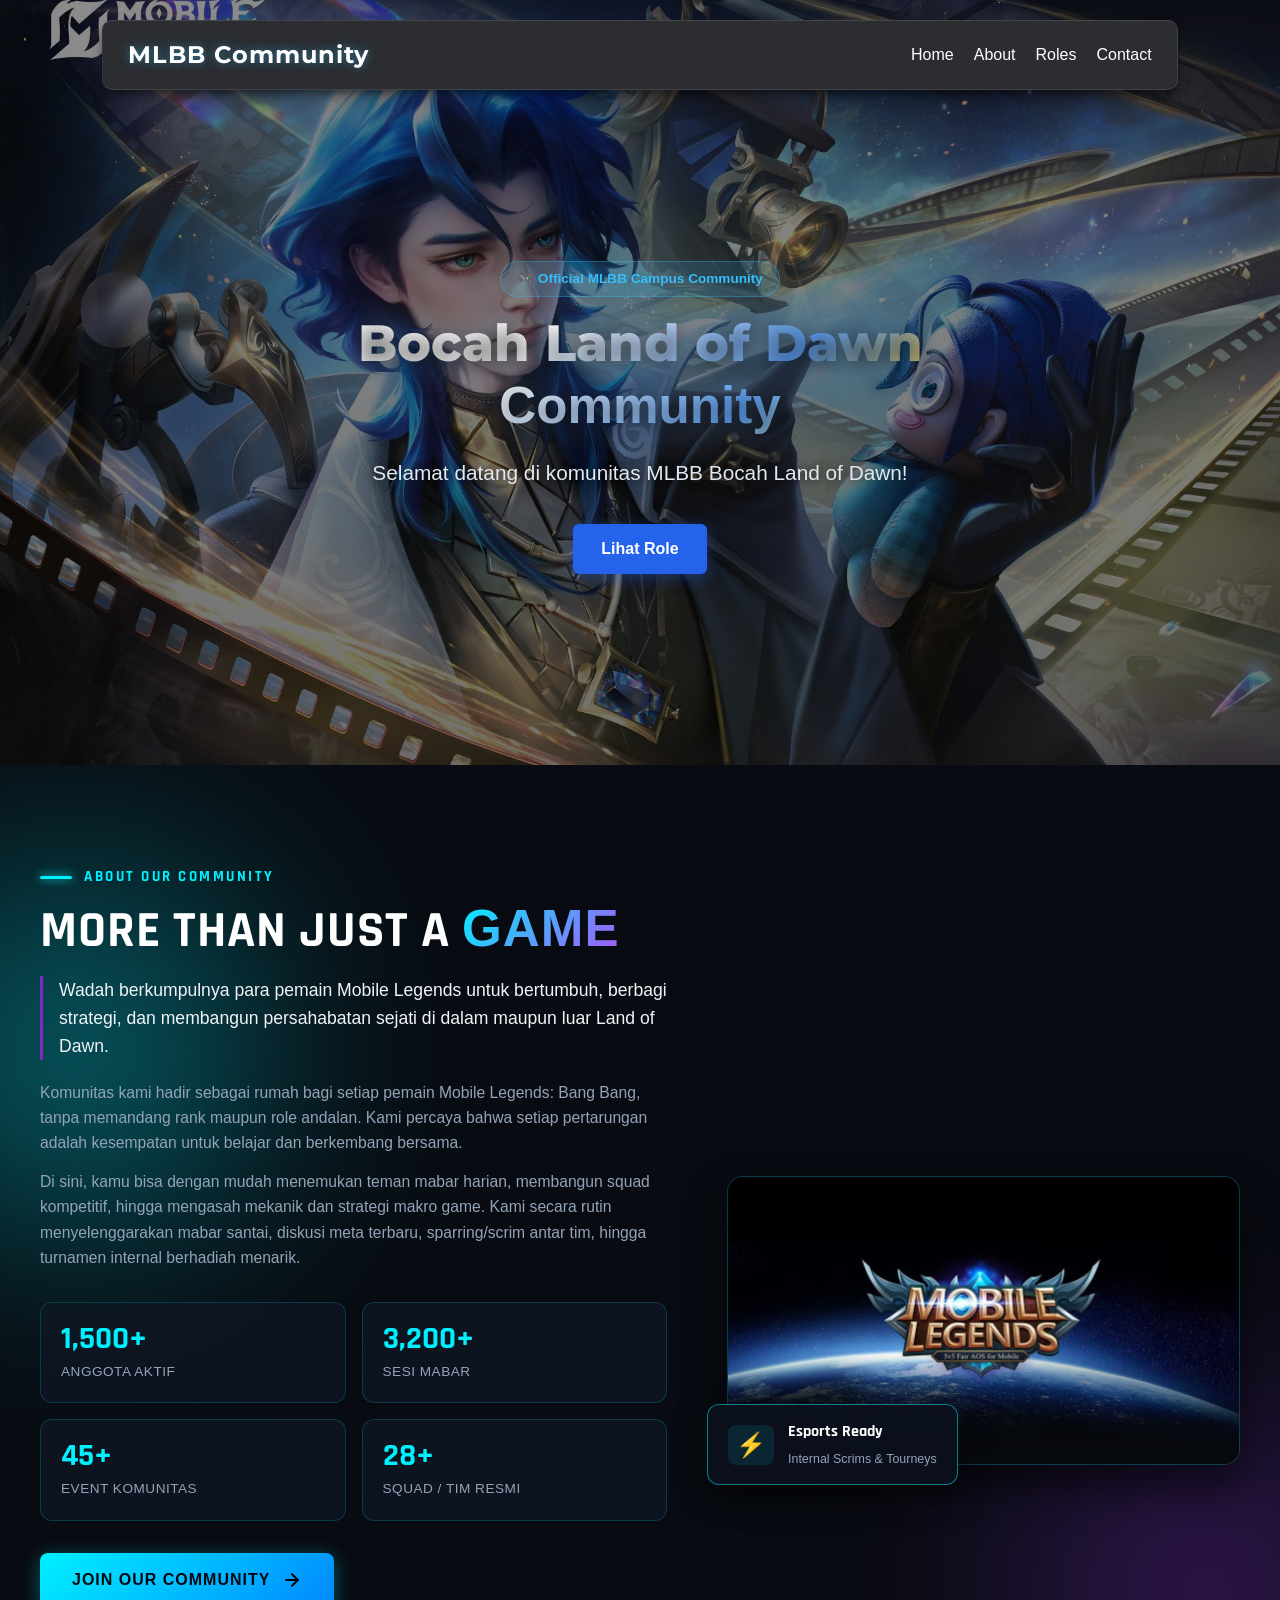
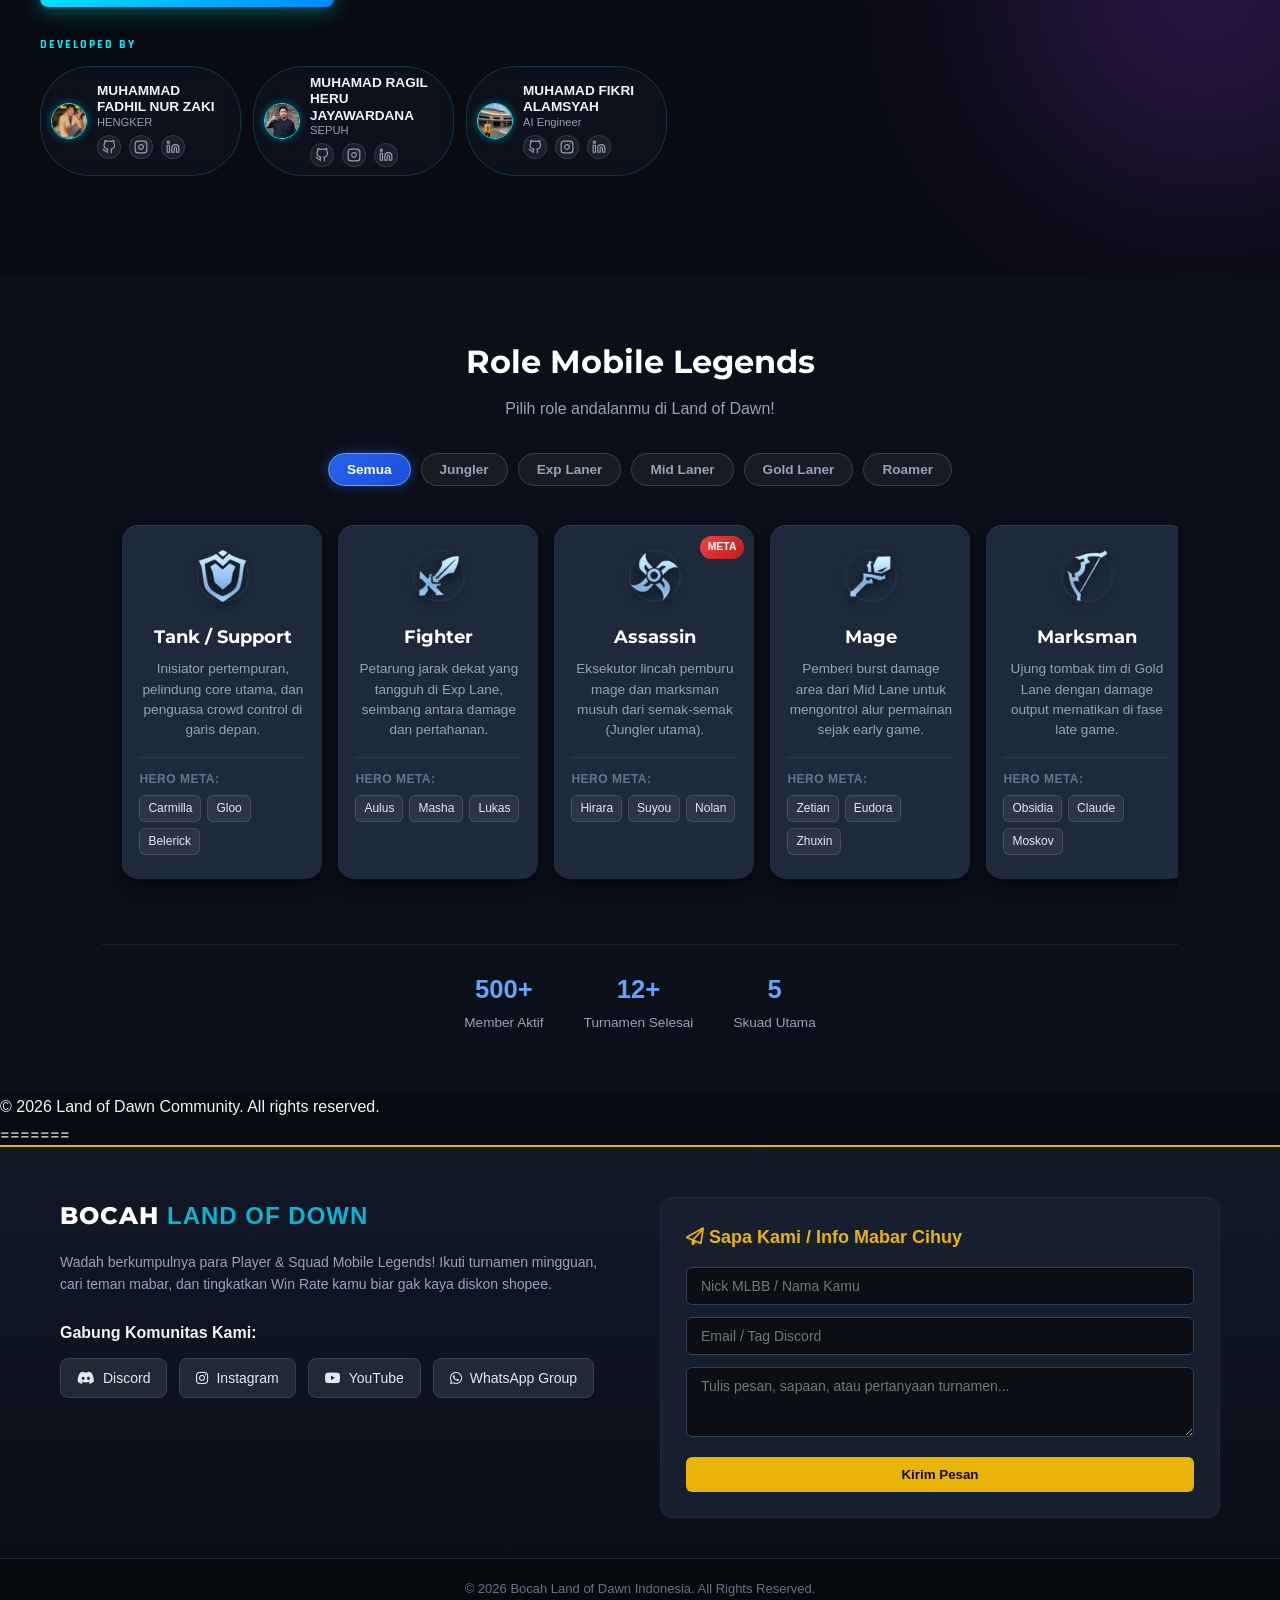
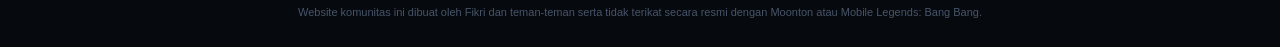
<file: index.html>
<!DOCTYPE html>
<html lang="id">
<head>
    <meta charset="UTF-8">
    <meta name="viewport" content="width=device-width, initial-scale=1.0">
    <title>Land of Dawn Community</title>
    <!-- Google Fonts (Poppins & Montserrat) -->
    <link rel="preconnect" href="https://fonts.googleapis.com">
    <link rel="preconnect" href="https://fonts.gstatic.com" crossorigin>
    <link href="https://fonts.googleapis.com/css2?family=Montserrat:wght@700;800&family=Poppins:wght@400;500;600;700&display=swap" rel="stylesheet">
    <link rel="stylesheet" href="style.css">
</head>
<body>

    <!-- SECTION 1: HERO & NAVBAR (Tugas Kamu) -->
    <header class="hero-section">
        <nav class="navbar navbar-timbul">
            <div class="logo">MLBB Community</div>
            <ul class="nav-links">
                <li><a href="#home">Home</a></li>
                <li><a href="#about">About</a></li>
                <li><a href="#roles">Roles</a></li>
                <li><a href="#contact">Contact</a></li>
            </ul>
        </nav>
        <div class="hero-content">
            <span class="badge">🎮 Official MLBB Campus Community</span>
            <h1 class="hero-title">
    Bocah Land of Dawn <br>
    <span class="highlight-text">Community</span>
  </h1>
            <p class="hero-subtitle">Selamat datang di komunitas MLBB Bocah Land of Dawn!</p>
            <a href="#roles" class="btn">Lihat Role</a>
        </div>
    </header>

    <!-- SECTION 2: ABOUT (Tugas Teman 2) -->
    <section id="about" class="section">
        <!-- Nanti diisi Teman 2 -->
         <!DOCTYPE html>
<html lang="id">
<head>
  <meta charset="UTF-8">
  <meta name="viewport" content="width=device-width, initial-scale=1.0">
  <title>MLBB Community - About Us</title>
  
  <!-- Font Google: Rajdhani untuk Heading Esports & Plus Jakarta Sans untuk Body -->
  <link rel="preconnect" href="https://fonts.googleapis.com">
  <link rel="preconnect" href="https://fonts.gstatic.com" crossorigin>
  <link href="https://fonts.googleapis.com/css2?family=Plus+Jakarta+Sans:wght@400;500;600;700&family=Rajdhani:wght@600;700&display=swap" rel="stylesheet">
  
  <link rel="stylesheet" href="style.css">
</head>
<body>

  <!-- ==================== SECTION ABOUT US ==================== -->
  <section id="about" class="ml-about">
    <!-- Elemen Dekoratif Glowing Background -->
    <div class="ml-about__glow ml-about__glow--blue" aria-hidden="true"></div>
    <div class="ml-about__glow ml-about__glow--purple" aria-hidden="true"></div>

    <div class="ml-about__container">
      <div class="ml-about__grid">
        
        <!-- Kolom Kiri: Teks & Statistik -->
        <div class="ml-about__content ml-animate">
          
          <!-- Label Section -->
          <div class="ml-about__label-wrapper">
            <span class="ml-about__accent-line"></span>
            <span class="ml-about__label">ABOUT OUR COMMUNITY</span>
          </div>

          <!-- Judul Utama -->
          <h2 class="ml-about__title">
            MORE THAN JUST A <span class="ml-about__title-gradient">GAME</span>
          </h2>
          
          <!-- Subjudul -->
          <p class="ml-about__subtitle">
            Wadah berkumpulnya para pemain Mobile Legends untuk bertumbuh, berbagi strategi, dan membangun persahabatan sejati di dalam maupun luar Land of Dawn.
          </p>

          <!-- Deskripsi Komunitas -->
          <div class="ml-about__description">
            <p>
              Komunitas kami hadir sebagai rumah bagi setiap pemain Mobile Legends: Bang Bang, tanpa memandang rank maupun role andalan. Kami percaya bahwa setiap pertarungan adalah kesempatan untuk belajar dan berkembang bersama.
            </p>
            <p>
              Di sini, kamu bisa dengan mudah menemukan teman mabar harian, membangun squad kompetitif, hingga mengasah mekanik dan strategi makro game. Kami secara rutin menyelenggarakan mabar santai, diskusi meta terbaru, sparring/scrim antar tim, hingga turnamen internal berhadiah menarik.
            </p>
          </div>

          <!-- Statistik Komunitas -->
          <!-- CATATAN PENGENBANG: Angka dan teks di bawah ini adalah DATA DUMMY. Silakan ganti dengan statistik riil komunitas Anda. -->
          <div class="ml-about__stats">
            <div class="ml-about__stat-card">
              <div class="ml-about__stat-number">1,500+</div>
              <div class="ml-about__stat-label">Anggota Aktif</div>
            </div>
            <div class="ml-about__stat-card">
              <div class="ml-about__stat-number">3,200+</div>
              <div class="ml-about__stat-label">Sesi Mabar</div>
            </div>
            <div class="ml-about__stat-card">
              <div class="ml-about__stat-number">45+</div>
              <div class="ml-about__stat-label">Event Komunitas</div>
            </div>
            <div class="ml-about__stat-card">
              <div class="ml-about__stat-number">28+</div>
              <div class="ml-about__stat-label">Squad / Tim Resmi</div>
            </div>
          </div>

          <!-- Call To Action (CTA) -->
          <div class="ml-about__cta">
            <!-- Ganti href="#join" dengan link WhatsApp, Discord, atau Form Pendaftaran Anda -->
            <a href="#join" class="ml-about__btn">
              <span>JOIN OUR COMMUNITY</span>
              <svg width="20" height="20" viewBox="0 0 24 24" fill="none" stroke="currentColor" stroke-width="2.5" stroke-linecap="round" stroke-linejoin="round">
                <line x1="5" y1="12" x2="19" y2="12"></line>
                <polyline points="12 5 19 12 12 19"></polyline>
              </svg>
            </a>
          </div>
          <!-- Credit 3 Developer -->
            <div class="ml-about__team">
            <span class="ml-about__team-label">DEVELOPED BY</span>
            <div class="ml-about__team-grid">

                <!-- Developer 1 -->
               <div class="ml-about__author">
                  <img src="foto/dev1.jpg" alt="Foto Dev 1" class="ml-about__author-img">
                  <div class="ml-about__author-info">
                    <strong class="ml-about__author-name">MUHAMMAD FADHIL NUR ZAKI</strong>
                    <span class="ml-about__author-role">HENGKER</span>
                    <!-- Ikon Sosial Media -->
                    <div class="ml-about__author-socials">
                      <!-- GitHub -->
                      <a href="https://github.com/Zakizakk" target="_blank" rel="noopener noreferrer" title="GitHub" class="ml-about__social-link">
                        <svg width="14" height="14" viewBox="0 0 24 24" fill="none" stroke="currentColor" stroke-width="2" stroke-linecap="round" stroke-linejoin="round">
                          <path d="M9 19c-5 1.5-5-2.5-7-3m14 6v-3.87a3.37 3.37 0 0 0-.94-2.61c3.14-.35 6.44-1.54 6.44-7A5.44 5.44 0 0 0 20 4.77 5.07 5.07 0 0 0 19.91 1S18.73.65 16 2.48a13.38 13.38 0 0 0-7 0C6.27.65 5.09 1 5.09 1A5.07 5.07 0 0 0 5 4.77a5.44 5.44 0 0 0-1.5 3.78c0 5.42 3.3 6.61 6.44 7A3.37 3.37 0 0 0 9 18.13V22"></path>
                        </svg>
                      </a>
                      <!-- Instagram -->
                      <a href="https://www.instagram.com/fadhil_nzk?vrfl=YnlnaWh5eHZucHJ5" target="_blank" rel="noopener noreferrer" title="Instagram" class="ml-about__social-link">
                        <svg width="14" height="14" viewBox="0 0 24 24" fill="none" stroke="currentColor" stroke-width="2" stroke-linecap="round" stroke-linejoin="round">
                          <rect x="2" y="2" width="20" height="20" rx="5" ry="5"></rect>
                          <path d="M16 11.37A4 4 0 1 1 12.63 8 4 4 0 0 1 16 11.37z"></path>
                          <line x1="17.5" y1="6.5" x2="17.51" y2="6.5"></line>
                        </svg>
                      </a>
                      <!-- LinkedIn -->
                      <a href="https://www.linkedin.com/in/muhammad-fadhil-nur-zaki-a374b1425?utm_source=share_via&utm_content=profile&utm_medium=member_android" target="_blank" rel="noopener noreferrer" title="LinkedIn" class="ml-about__social-link">
                        <svg width="14" height="14" viewBox="0 0 24 24" fill="none" stroke="currentColor" stroke-width="2" stroke-linecap="round" stroke-linejoin="round">
                          <path d="M16 8a6 6 0 0 1 6 6v7h-4v-7a2 2 0 0 0-2-2 2 2 0 0 0-2 2v7h-4v-7a6 6 0 0 1 6-6z"></path>
                          <rect x="2" y="9" width="4" height="12"></rect>
                          <circle cx="4" cy="4" r="2"></circle>
                        </svg>
                      </a>
                    </div>
                  </div>
                </div>

                <!-- Developer 2 -->
                <div class="ml-about__author">
                  <img src="foto/dev2.jpg" alt="Foto Dev 2" class="ml-about__author-img">
                  <div class="ml-about__author-info">
                      <strong class="ml-about__author-name">MUHAMAD RAGIL HERU JAYAWARDANA</strong>
                      <span class="ml-about__author-role">SEPUH</span>
                      <!-- Ikon Sosial Media -->
                    <div class="ml-about__author-socials">
                      <!-- GitHub -->
                      <a href="https://github.com/Muraru14" target="_blank" rel="noopener noreferrer" title="GitHub" class="ml-about__social-link">
                        <svg width="14" height="14" viewBox="0 0 24 24" fill="none" stroke="currentColor" stroke-width="2" stroke-linecap="round" stroke-linejoin="round">
                          <path d="M9 19c-5 1.5-5-2.5-7-3m14 6v-3.87a3.37 3.37 0 0 0-.94-2.61c3.14-.35 6.44-1.54 6.44-7A5.44 5.44 0 0 0 20 4.77 5.07 5.07 0 0 0 19.91 1S18.73.65 16 2.48a13.38 13.38 0 0 0-7 0C6.27.65 5.09 1 5.09 1A5.07 5.07 0 0 0 5 4.77a5.44 5.44 0 0 0-1.5 3.78c0 5.42 3.3 6.61 6.44 7A3.37 3.37 0 0 0 9 18.13V22"></path>
                        </svg>
                      </a>
                      <!-- Instagram -->
                      <a href=" https://www.instagram.com/ohmygillzz?obrf=MWMxbHpxNzVvamJ2Mg==" target="_blank" rel="noopener noreferrer" title="Instagram" class="ml-about__social-link">
                        <svg width="14" height="14" viewBox="0 0 24 24" fill="none" stroke="currentColor" stroke-width="2" stroke-linecap="round" stroke-linejoin="round">
                          <rect x="2" y="2" width="20" height="20" rx="5" ry="5"></rect>
                          <path d="M16 11.37A4 4 0 1 1 12.63 8 4 4 0 0 1 16 11.37z"></path>
                          <line x1="17.5" y1="6.5" x2="17.51" y2="6.5"></line>
                        </svg>
                      </a>
                      <!-- LinkedIn -->
                      <a href=" https://www.linkedin.com/in/muhamad-ragil-heru-jayawardana-193401423?utm_source=share_via&utm_content=profile&utm_medium=member_android" target="_blank" rel="noopener noreferrer" title="LinkedIn" class="ml-about__social-link">
                        <svg width="14" height="14" viewBox="0 0 24 24" fill="none" stroke="currentColor" stroke-width="2" stroke-linecap="round" stroke-linejoin="round">
                          <path d="M16 8a6 6 0 0 1 6 6v7h-4v-7a2 2 0 0 0-2-2 2 2 0 0 0-2 2v7h-4v-7a6 6 0 0 1 6-6z"></path>
                          <rect x="2" y="9" width="4" height="12"></rect>
                          <circle cx="4" cy="4" r="2"></circle>
                        </svg>
                      </a>
                    </div>
                  </div>
                </div>

                <!-- Developer 3 -->
                <div class="ml-about__author">
                  <img src="foto/dev3.jpg" alt="Foto Dev 3" class="ml-about__author-img">
                  <div class="ml-about__author-info">
                      <strong class="ml-about__author-name">MUHAMAD FIKRI ALAMSYAH</strong>
                      <span class="ml-about__author-role">AI Engineer</span>
                      <!-- Ikon Sosial Media -->
                    <div class="ml-about__author-socials">
                      <!-- GitHub -->
                      <a href="https://github.com/babikriukkkk" target="_blank" rel="noopener noreferrer" title="GitHub" class="ml-about__social-link">
                        <svg width="14" height="14" viewBox="0 0 24 24" fill="none" stroke="currentColor" stroke-width="2" stroke-linecap="round" stroke-linejoin="round">
                          <path d="M9 19c-5 1.5-5-2.5-7-3m14 6v-3.87a3.37 3.37 0 0 0-.94-2.61c3.14-.35 6.44-1.54 6.44-7A5.44 5.44 0 0 0 20 4.77 5.07 5.07 0 0 0 19.91 1S18.73.65 16 2.48a13.38 13.38 0 0 0-7 0C6.27.65 5.09 1 5.09 1A5.07 5.07 0 0 0 5 4.77a5.44 5.44 0 0 0-1.5 3.78c0 5.42 3.3 6.61 6.44 7A3.37 3.37 0 0 0 9 18.13V22"></path>
                        </svg>
                      </a>
                      <!-- Instagram -->
                      <a href="https://www.instagram.com/alammm.f?srtk=bDNxdW9xM2NiYmE1" target="_blank" rel="noopener noreferrer" title="Instagram" class="ml-about__social-link">
                        <svg width="14" height="14" viewBox="0 0 24 24" fill="none" stroke="currentColor" stroke-width="2" stroke-linecap="round" stroke-linejoin="round">
                          <rect x="2" y="2" width="20" height="20" rx="5" ry="5"></rect>
                          <path d="M16 11.37A4 4 0 1 1 12.63 8 4 4 0 0 1 16 11.37z"></path>
                          <line x1="17.5" y1="6.5" x2="17.51" y2="6.5"></line>
                        </svg>
                      </a>
                      <!-- LinkedIn -->
                      <a href="https://www.linkedin.com/in/muhamad-fikri-alamsyah-17a15031b?utm_source=share_via&utm_content=profile&utm_medium=member_android" target="_blank" rel="noopener noreferrer" title="LinkedIn" class="ml-about__social-link">
                        <svg width="14" height="14" viewBox="0 0 24 24" fill="none" stroke="currentColor" stroke-width="2" stroke-linecap="round" stroke-linejoin="round">
                          <path d="M16 8a6 6 0 0 1 6 6v7h-4v-7a2 2 0 0 0-2-2 2 2 0 0 0-2 2v7h-4v-7a6 6 0 0 1 6-6z"></path>
                          <rect x="2" y="9" width="4" height="12"></rect>
                          <circle cx="4" cy="4" r="2"></circle>
                        </svg>
                      </a>
                    </div>
                  </div>
                </div>

            </div>
            </div>

        </div>

        <!-- Kolom Kanan: Visual & Ilustrasi Gaming -->
        <div class="ml-about__visual ml-animate">
          <div class="ml-about__image-wrapper">
            <div class="ml-about__image-frame">
              <!-- Sumber Gambar: Unsplash Esports/Gaming Setup Legal -->
              <img src="foto/mlbb.jpg" 
                   alt="Mobile Legends" 
                   class="ml-about__image" 
                   loading="lazy">
              <div class="ml-about__image-overlay"></div>
            </div>

            <!-- Floating Badge Ornamen -->
            <div class="ml-about__badge">
              <div class="ml-about__badge-icon">⚡</div>
              <div class="ml-about__badge-text">
                <strong>Esports Ready</strong>
                <span>Internal Scrims & Tourneys</span>
              </div>
            </div>
          </div>
        </div>

      </div>
    </div>
  </section>

  <script src="script.js"></script>
</body>
</html>
    </section>


   <!-- SECTION 3: MAIN CONTENT / ROLES (Tugas Kamu) -->
<!-- SECTION 3: MAIN CONTENT / ROLES -->
<section id="roles" class="section bg-light">
  <div class="container">
    
    <!-- Judul & Subtitle Section -->
    <h2 class="section-title">Role Mobile Legends</h2>
    <p class="section-subtitle">Pilih role andalanmu di Land of Dawn!</p>

    <!-- Filter Buttons -->
<div class="filter-container">
  <button class="filter-btn active" data-filter="all">Semua</button>
  <button class="filter-btn" data-filter="Jungler">Jungler</button>
  <button class="filter-btn" data-filter="Exp Laner">Exp Laner</button>
  <button class="filter-btn" data-filter="Mid Laner">Mid Laner</button>
  <button class="filter-btn" data-filter="Gold Laner">Gold Laner</button>
  <button class="filter-btn" data-filter="Roamer">Roamer</button>
</div>

    <!-- Grid Card Roles (Bisa Di-scroll ke Samping) -->
    <div class="roles-grid">
      
      <!-- 1. Tank / Support -->
      <div class="role-card content-card-timbul" data-category="Roamer">
        <div class="role-icon">
          <img src="iconroles/Tank_Icon.webp" alt="Tank Role">
        </div>
        <h3>Tank / Support</h3>
        <p>Inisiator pertempuran, pelindung core utama, dan penguasa crowd control di garis depan.</p>
        <div class="meta-heroes">
    <span>Hero META:</span>
    <div class="hero-tags">
      <span class="hero-tag">Carmilla</span>
      <span class="hero-tag">Gloo</span>
      <span class="hero-tag">Belerick</span>
    </div>
  </div>
      </div>

      <!-- 2. Fighter -->
      <div class="role-card content-card-timbul" data-category="Exp Laner">
        <div class="role-icon">
          <img src="iconroles/Fighter_Icon.webp" alt="Fighter Role">
        </div>
        <h3>Fighter</h3>
        <p>Petarung jarak dekat yang tangguh di Exp Lane, seimbang antara damage dan pertahanan.</p>
        <div class="meta-heroes">
    <span>Hero META:</span>
    <div class="hero-tags">
      <span class="hero-tag">Aulus</span>
      <span class="hero-tag">Masha</span>
      <span class="hero-tag">Lukas</span>
    </div>
  </div>
      </div>

      <!-- 3. Assassin -->
      <div class="role-card content-card-timbul" data-category="Jungler">
        <span class="role-badge">META</span>
        <div class="role-icon">
          <img src="iconroles/Assassin_Icon.webp" alt="Assassin Role">
        </div>
        <h3>Assassin</h3>
        <p>Eksekutor lincah pemburu mage dan marksman musuh dari semak-semak (Jungler utama).</p>
        <div class="meta-heroes">
    <span>Hero META:</span>
    <div class="hero-tags">
      <span class="hero-tag">Hirara</span>
      <span class="hero-tag">Suyou</span>
      <span class="hero-tag">Nolan</span>
    </div>
  </div>
      </div>

      <!-- 4. Mage -->
      <div class="role-card content-card-timbul" data-category="Mid Laner">
        <div class="role-icon">
          <img src="iconroles/Mage_Icon.webp" alt="Mage Role">
        </div>
        <h3>Mage</h3>
        <p>Pemberi burst damage area dari Mid Lane untuk mengontrol alur permainan sejak early game.</p>
        <div class="meta-heroes">
    <span>Hero META:</span>
    <div class="hero-tags">
      <span class="hero-tag">Zetian</span>
      <span class="hero-tag">Eudora</span>
      <span class="hero-tag">Zhuxin</span>
    </div>
  </div>
      </div>

      <!-- 5. Marksman -->
      <div class="role-card content-card-timbul" data-category="Gold Laner">
        <div class="role-icon">
          <img src="iconroles/Marksman_Icon.webp" alt="Marksman Role">
        </div>
        <h3>Marksman</h3>
        <p>Ujung tombak tim di Gold Lane dengan damage output mematikan di fase late game.</p>
        <div class="meta-heroes">
    <span>Hero META:</span>
    <div class="hero-tags">
      <span class="hero-tag">Obsidia</span>
      <span class="hero-tag">Claude</span>
      <span class="hero-tag">Moskov</span>
    </div>
  </div>
      </div>

    </div>

    <!-- Statistik Komunitas (Tambahan Opsional Biar Kelihatan Ramai) -->
    <div class="community-stats">
      <div class="stat-item">
        <h4>500+</h4>
        <p>Member Aktif</p>
      </div>
      <div class="stat-item">
        <h4>12+</h4>
        <p>Turnamen Selesai</p>
      </div>
      <div class="stat-item">
        <h4>5</h4>
        <p>Skuad Utama</p>
      </div>
    </div>

  </div>
</section>

    <!-- SECTION 4: CONTACT & FOOTER (Tugas Teman 2) -->
    <section id="contact" class="section">
        <!-- Nanti diisi Teman 2 -->
    </section>

    <footer>
        <p>&copy; 2026 Land of Dawn Community. All rights reserved.</p>
    </footer>

    <script>
    const filterBtns = document.querySelectorAll('.filter-btn');
    const roleCards = document.querySelectorAll('.role-card');

    filterBtns.forEach(btn => {
      btn.addEventListener('click', () => {
        // 1. Ubah class active pada tombol
        filterBtns.forEach(b => b.classList.remove('active'));
        btn.classList.add('active');

        // 2. Filter card berdasarkan data-category
        const filterValue = btn.getAttribute('data-filter');

        roleCards.forEach(card => {
          const cardCategory = card.getAttribute('data-category');
          
          // Memastikan pembandingan tidak masalah walau beda huruf besar/kecil
          if (
            filterValue === 'all' || 
            (cardCategory && cardCategory.trim().toLowerCase() === filterValue.trim().toLowerCase())
          ) {
            card.classList.remove('hide');
          } else {
            card.classList.add('hide');
          }
        });
      });
    });
  </script>

</body>
</html>
=======
<!DOCTYPE html>
<html lang="id">
<head>
  <meta charset="UTF-8">
  <meta name="viewport" content="width=device-width, initial-scale=1.0">
  <title>MLBB Community Footer</title>
  <!-- Import FontAwesome untuk Ikon Sosial Media -->
  <link rel="stylesheet" href="https://cdnjs.cloudflare.com/ajax/libs/font-awesome/6.4.0/css/all.min.css">
  <!-- Hubungkan File CSS Eksternal -->
  <link rel="stylesheet" href="style.css">
</head>
<body>

  <!-- Bagian Footer -->
  <footer class="mlbb-footer">
    <div class="footer-container">
      
      <!-- Kolom Kontak & Sosial Media -->
      <div class="footer-col brand-col">
        <h3>BOCAH <span>LAND OF DOWN</span></h3>
        <p class="community-desc">
          Wadah berkumpulnya para Player & Squad Mobile Legends! Ikuti turnamen mingguan, cari teman mabar, dan tingkatkan Win Rate kamu biar gak kaya diskon shopee.
        </p>
        
        <h4 class="social-title">Gabung Komunitas Kami:</h4>
        <div class="social-links">
          <a href="#" class="social-card"><i class="fab fa-discord"></i> Discord</a>
          <a href="#" class="social-card"><i class="fab fa-instagram"></i> Instagram</a>
          <a href="#" class="social-card"><i class="fab fa-youtube"></i> YouTube</a>
          <a href="#" class="social-card"><i class="fab fa-whatsapp"></i> WhatsApp Group</a>
        </div>
      </div>

      <!-- Kolom Form Sapaan / Pertanyaan -->
      <div class="footer-col form-col">
        <h4 class="form-title"><i class="far fa-paper-plane"></i> Sapa Kami / Info Mabar Cihuy</h4>
        <form class="footer-form" action="#" method="POST">
          <div class="input-group">
            <input type="text" placeholder="Nick MLBB / Nama Kamu" required>
          </div>
          <div class="input-group">
            <input type="text" placeholder="Email / Tag Discord" required>
          </div>
          <div class="input-group">
            <textarea rows="3" placeholder="Tulis pesan, sapaan, atau pertanyaan turnamen..." required></textarea>
          </div>
          <button type="submit" class="btn-submit">Kirim Pesan</button>
        </form>
      </div>

    </div>

    <!-- Bagian Paling Bawah (Bottom Bar) -->
    <div class="footer-bottom">
      <p>&copy; 2026 Bocah Land of Dawn Indonesia. All Rights Reserved.</p>
      <p class="disclaimer">
        Website komunitas ini dibuat oleh Fikri dan teman-teman serta tidak terikat secara resmi dengan Moonton atau Mobile Legends: Bang Bang.
      </p>
    </div>
  </footer>

</body>
</html>
</file>
<file: style.css>
html {
    scroll-behavior: smooth;
}

* {
    margin: 0;
    padding: 0;
    box-sizing: border-box;
}

body {
    font-family: 'Poppins', sans-serif;
    background-color: #ffffff;
    color: #0f172a;
    line-height: 1.6;
}

h1, h2, h3, .logo {
    font-family: 'Montserrat', sans-serif;
}

.hero-section {
    /* Menambahkan gambar background dengan lapisan overlay warna gelap */
    background: linear-gradient(rgba(0, 0, 0, 0.45), rgba(0, 0, 0, 0.55)), 
                url('MLBBHERO1.jpg');
    background-size: cover;
    background-position: center;
    background-repeat: no-repeat;
    color: #ffffff;
    padding: 20px 8%;
    min-height: 85vh;
    display: flex;
    flex-direction: column;
    justify-content: space-between;
}

.navbar {
    display: flex;
    justify-content: space-between;
    align-items: center;
}

.logo {
    font-size: 1.5rem;
    font-weight: bold;
    letter-spacing: 1px;
}

.nav-links {
    display: flex;
    list-style: none;
    gap: 20px;
}

.nav-links a {
    color: #ffffff;
    text-decoration: none;
    font-weight: 500;
}

.hero-content {
    text-align: center;
    margin: auto 0;
}

.hero-content h1 {
    font-size: 2.8rem;
    margin-bottom: 15px;
}

.hero-content p {
    font-size: 1.2rem;
    margin-bottom: 25px;
    color: #e2e8f0;
}

.btn {
    display: inline-block;
    background-color: #2563eb;
    color: #ffffff;
    padding: 12px 28px;
    text-decoration: none;
    border-radius: 6px;
    font-weight: bold;
}

/* 1. Efek Blur & Transparan pada Navbar (Glassmorphism) */
.navbar {
    background: rgba(15, 23, 42, 0.6);
    backdrop-filter: blur(10px);
    position: sticky;
    top: 0;
    z-index: 100;
    padding: 15px 25px;
    border-radius: 12px;
    border: 1px solid rgba(255, 255, 255, 0.1);
}

/* 2. Animasi Line Garis di Bawah Menu Navbar Saat Di-hover */
.nav-links a {
    position: relative;
    padding-bottom: 5px;
}

.nav-links a::after {
    content: '';
    position: absolute;
    width: 0;
    height: 2px;
    bottom: 0;
    left: 0;
    background-color: #38bdf8;
    transition: width 0.3s ease;
}

.nav-links a:hover::after {
    width: 100%;
}

/* 3. Efek Glowing pada Logo */
.logo {
    text-shadow: 0 0 10px rgba(56, 189, 248, 0.5);
}

/* 4. Efek Card Glowing & Hover Melayang pada Tombol Utama */
.btn {
    box-shadow: 0 4px 14px 0 rgba(37, 99, 235, 0.39);
    transition: all 0.3s ease !important;
}

.btn:hover {
    transform: translateY(-3px);
    box-shadow: 0 6px 20px 0 rgba(37, 99, 235, 0.6);
}

/* 5. Gradient Text khusus Judul Utama */
.hero-content h1 {
  color: #ffffff;
  text-shadow: 0 0 10px #00f0ff, 
               0 0 20px #00f0ff, 
               0 4px 8px rgba(0, 0, 0, 0.9);
}

.badge {
    background: rgba(56, 189, 248, 0.15);
    color: #38bdf8;
    padding: 6px 16px;
    border-radius: 20px;
    font-size: 0.85rem;
    font-weight: 600;
    border: 1px solid rgba(56, 189, 248, 0.3);
    display: inline-block;
    margin-bottom: 15px;
}

/* 1. Kerapihan Tata Letak Teks Hero */
.hero-content {
    max-width: 800px;
    margin: auto;
    padding: 20px 0;
}

/* 2. Efek Glowing Halus pada Judul Utama */
.hero-content h1 {
    font-size: 3.2rem;
    font-weight: 800;
    text-shadow: 0 4px 20px rgba(0, 0, 0, 0.6);
    margin-bottom: 20px;
}

/* 3. Penyesuaian Subtitle */
.hero-content p {
    font-size: 1.3rem;
    color: #e2e8f0;
    text-shadow: 0 2px 10px rgba(0, 0, 0, 0.7);
    margin-bottom: 35px;
}

/* 4. Efek Tombol Interaktif saat Di-hover */
.btn {
    transition: all 0.3s ease;
    box-shadow: 0 4px 15px rgba(37, 99, 235, 0.4);
}

.btn:hover {
  transform: translateY(-2px);
  box-shadow: 0 0 15px rgba(59, 130, 246, 0.6);
  transition: all 0.2s ease;
}

/* 5. Supaya Tampilan Tetap Rapi di Layar HP (Responsif) */
@media (max-width: 768px) {
    .navbar {
        flex-direction: column;
        gap: 15px;
    }
    
    .hero-content h1 {
        font-size: 2.2rem;
    }
    
    .hero-content p {
        font-size: 1rem;
    }
}

/* Efek Timbul untuk Navbar / Card */
.navbar-timbul {
  background-color: #2b2d31;
  border-radius: 10px;
  
  /* Garis tipis terang di atas untuk efek pantulan cahaya */
  border-top: 1px solid rgba(255, 255, 255, 0.12);
  border-left: 1px solid rgba(255, 255, 255, 0.04);
  
  /* Shadow untuk efek timbul/melayang */
  box-shadow: 
    0 4px 6px -1px rgba(0, 0, 0, 0.3),
    0 10px 15px -3px rgba(0, 0, 0, 0.4);
}

/* Styling Judul Utama Hero biar Tidak Polos */
.hero-title {
  font-size: 3.2rem;
  font-weight: 800;
  line-height: 1.2;
  margin-bottom: 16px;
  
  /* Efek Gradient Warna (Kuning Emas ke Biru Cyan / Putih) */
  background: linear-gradient(135deg, #ffffff 30%, #60a5fa 70%, #fbbf24 100%);
  -webkit-background-clip: text;
  -webkit-text-fill-color: transparent;
  
  /* Bayangan Cahaya (Glow Effect) */
  filter: drop-shadow(0 0 20px rgba(96, 165, 250, 0.4));
}

/* Subtitle Keterangan di Bawah Judul */
.hero-subtitle {
  font-size: 1.15rem;
  color: #cbd5e1;
  text-shadow: 0 2px 4px rgba(0, 0, 0, 0.8);
  margin-bottom: 24px;
}

/* Tombol Lihat Role biar Menyala Pas Di-hover */
.hero-btn {
  background: linear-gradient(135deg, #2563eb, #1d4ed8);
  color: #ffffff;
  font-weight: 600;
  padding: 12px 28px;
  border-radius: 8px;
  border: 1px solid rgba(255, 255, 255, 0.2);
  box-shadow: 0 4px 14px rgba(37, 99, 235, 0.4);
  transition: all 0.3s ease;
  cursor: pointer;
}

.hero-btn:hover {
  transform: translateY(-2px);
  box-shadow: 0 6px 20px rgba(37, 99, 235, 0.7);
  background: linear-gradient(135deg, #3b82f6, #2563eb);
}

/* ==================== SECTION 2: CONTACT & FOOTER ==================== */

/* ==================== SECTION 3: ROLES (FULL FIX) ==================== */
#roles.bg-light {
  background-color: #0b0f19 !important; /* Latar belakang dark mode */
  padding: 60px 8%;
}

.section-title {
  font-size: 2rem;
  font-weight: 700;
  text-align: center;
  margin-bottom: 8px;
  color: #ffffff;
}

.section-subtitle {
  text-align: center;
  color: #94a3b8;
  margin-bottom: 32px;
}

/* Horizontal Scroll Container */
.roles-grid {
  display: flex;
  justify-content: safe center; /* Mencegah card di ujung terpotong saat layar sempit */
  gap: 16px;
  overflow-x: auto;
  padding: 15px 20px 25px 20px; /* Memberi ruang di kiri, kanan, atas, dan bawah card */
  scroll-behavior: smooth;
  width: 100%;
  box-sizing: border-box;
}

/* Base Card Timbul */
.roles-grid .content-card-timbul {
  flex: 0 0 220px;
  background-color: #1e293b;
  border-radius: 16px;
  padding: 24px 16px;
  text-align: center;
  position: relative;
  border-top: 1px solid rgba(255, 255, 255, 0.1);
  border-left: 1px solid rgba(255, 255, 255, 0.04);
  box-shadow: 0 4px 6px -1px rgba(0, 0, 0, 0.3), 0 10px 15px -3px rgba(0, 0, 0, 0.4);
  transition: transform 0.3s ease, border-color 0.3s ease, box-shadow 0.3s ease;
}

/* Ukuran Gambar Ikon PNG */
.role-icon img {
  width: 52px;
  height: 52px;
  object-fit: contain;
  margin-bottom: 12px;
  filter: drop-shadow(0 4px 6px rgba(0, 0, 0, 0.6));
}

.role-card {
  flex: 0 0 200px; /* Ukuran dilepas sedikit jadi 200px biar lebih pas di layar */
  max-width: 200px;
  width: 100%;
  box-sizing: border-box;
}

.role-card h3 {
  font-size: 1.15rem;
  margin-bottom: 8px;
  color: #ffffff;
}

.role-card p {
  font-size: 0.85rem;
  color: #94a3b8;
  line-height: 1.5;
}

/* Badge META */
.role-badge {
  position: absolute;
  top: 10px;
  right: 10px;
  background: linear-gradient(135deg, #ef4444, #b91c1c);
  color: white;
  font-size: 0.65rem;
  font-weight: bold;
  padding: 3px 8px;
  border-radius: 20px;
  text-transform: uppercase;
}

/* Efek Glow Hover Khas Warna MLBB */
.role-card:nth-child(1):hover { transform: translateY(-6px); border-color: #10b981; box-shadow: 0 10px 25px rgba(16, 185, 129, 0.3); }
.role-card:nth-child(2):hover { transform: translateY(-6px); border-color: #ef4444; box-shadow: 0 10px 25px rgba(239, 68, 68, 0.3); }
.role-card:nth-child(3):hover { transform: translateY(-6px); border-color: #a855f7; box-shadow: 0 10px 25px rgba(168, 85, 247, 0.3); }
.role-card:nth-child(4):hover { transform: translateY(-6px); border-color: #06b6d4; box-shadow: 0 10px 25px rgba(6, 182, 212, 0.3); }
.role-card:nth-child(5):hover { transform: translateY(-6px); border-color: #eab308; box-shadow: 0 10px 25px rgba(234, 179, 8, 0.3); }

/* Scrollbar Custom */
.roles-grid::-webkit-scrollbar { height: 6px; }
.roles-grid::-webkit-scrollbar-track { background: rgba(255, 255, 255, 0.05); border-radius: 10px; }
.roles-grid::-webkit-scrollbar-thumb { background: #3b82f6; border-radius: 10px; }

/* Section Stats */
.community-stats {
  display: flex;
  justify-content: center;
  gap: 40px;
  margin-top: 40px;
  padding-top: 24px;
  border-top: 1px solid rgba(255, 255, 255, 0.08);
}
.stat-item { text-align: center; }
.stat-item h4 { font-size: 1.6rem; color: #60a5fa; margin-bottom: 2px; }
.stat-item p { font-size: 0.85rem; color: #94a3b8; }

/* Container Hero META di Card */
.meta-heroes {
  margin-top: 16px;
  padding-top: 12px;
  border-top: 1px solid rgba(255, 255, 255, 0.08);
  text-align: left;
}

.meta-heroes > span {
  display: block;
  font-size: 0.75rem;
  color: #64748b;
  margin-bottom: 6px;
  text-transform: uppercase;
  letter-spacing: 0.5px;
  font-weight: 600;
}

.hero-tags {
  display: flex;
  flex-wrap: wrap;
  gap: 6px;
}

.hero-tag {
  background: rgba(255, 255, 255, 0.06);
  border: 1px solid rgba(255, 255, 255, 0.12);
  color: #e2e8f0;
  font-size: 0.75rem;
  padding: 3px 8px;
  border-radius: 6px;
  transition: all 0.2s ease;
}

.hero-tag:hover {
  background: rgba(59, 130, 246, 0.2);
  border-color: #60a5fa;
  color: #60a5fa;
}

/* Container Tombol Filter */
.filter-container {
  display: flex;
  justify-content: center;
  gap: 10px;
  margin-bottom: 24px;
  flex-wrap: wrap;
}

/* Styling Dasar Tombol Filter */
.filter-btn {
  background: rgba(255, 255, 255, 0.05);
  border: 1px solid rgba(255, 255, 255, 0.15);
  color: #94a3b8;
  padding: 8px 18px;
  border-radius: 20px;
  font-size: 0.85rem;
  font-weight: 600;
  cursor: pointer;
  transition: all 0.3s ease;
}

.filter-btn:hover {
  background: rgba(59, 130, 246, 0.2);
  color: #ffffff;
  border-color: #3b82f6;
}

/* Tombol Aktif / Terpilih */
.filter-btn.active {
  background: linear-gradient(135deg, #2563eb, #1d4ed8);
  color: #ffffff;
  border-color: #60a5fa;
  box-shadow: 0 0 12px rgba(37, 99, 235, 0.5);
}

/* Class untuk Menyembunyikan Card saat Filter Aktif */
.role-card.hide {
  display: none !important;
}

/* ==========================================
   SECTION 4: CONTACT & FOOTER (Teman 2)
   ========================================== */

/* Reset & Dasar Warna */
* {
  margin: 0;
  padding: 0;
  box-sizing: border-box;
  font-family: 'Segoe UI', Tahoma, Geneva, Verdana, sans-serif;
}

body {
  background-color: #0b0e14;
  color: #e2e8f0;
}

/* Styling Footer */
.mlbb-footer {
  background: linear-gradient(180deg, #111827 0%, #080c14 100%);
  border-top: 2px solid #eab308;
  padding-top: 50px;
}

.footer-container {
  max-width: 1200px;
  margin: 0 auto;
  padding: 0 20px 40px 20px;
  display: grid;
  grid-template-columns: 1fr 1fr;
  gap: 40px;
}

/* Kolom 1: Profil & Medsos */
.brand-col h3 {
  font-size: 24px;
  font-weight: 800;
  letter-spacing: 1px;
  color: #fff;
  margin-bottom: 15px;
}

.brand-col h3 span {
  color: #06b6d4;
}

.community-desc {
  color: #94a3b8;
  font-size: 14px;
  line-height: 1.6;
  margin-bottom: 25px;
}

.social-title {
  font-size: 16px;
  color: #f3f4f6;
  margin-bottom: 12px;
}

.social-links {
  display: flex;
  gap: 12px;
  flex-wrap: wrap;
}

.social-card {
  display: flex;
  align-items: center;
  gap: 8px;
  background: #1f2937;
  color: #e2e8f0;
  padding: 8px 16px;
  border-radius: 8px;
  text-decoration: none;
  font-size: 14px;
  border: 1px solid #374151;
  transition: all 0.3s ease;
}

.social-card:hover {
  background: #06b6d4;
  color: #0b0e14;
  border-color: #06b6d4;
  transform: translateY(-2px);
}

/* Kolom 2: Form Sapaan */
.form-col {
  background: #161f2e;
  padding: 25px;
  border-radius: 12px;
  border: 1px solid #1e293b;
}

.form-title {
  font-size: 18px;
  color: #eab308;
  margin-bottom: 15px;
}

.footer-form {
  display: flex;
  flex-direction: column;
  gap: 12px;
}

.input-group input,
.input-group textarea {
  width: 100%;
  padding: 10px 14px;
  background: #0b0e14;
  border: 1px solid #334155;
  border-radius: 6px;
  color: #fff;
  font-size: 14px;
  outline: none;
  transition: border-color 0.2s;
}

.input-group input:focus,
.input-group textarea:focus {
  border-color: #06b6d4;
}

.btn-submit {
  background: #eab308;
  color: #0b0e14;
  font-weight: bold;
  padding: 10px 20px;
  border: none;
  border-radius: 6px;
  cursor: pointer;
  transition: background 0.2s ease;
}

.btn-submit:hover {
  background: #facc15;
}

/* Bottom Footer Bar */
.footer-bottom {
  border-top: 1px solid #1e293b;
  padding: 20px;
  text-align: center;
  background: #06090e;
  font-size: 13px;
  color: #64748b;
}

.footer-bottom p {
  margin-bottom: 5px;
}

.disclaimer {
  font-size: 11px;
  color: #475569;
}

/* Responsif untuk Layar HP */
@media (max-width: 768px) {
  .footer-container {
    grid-template-columns: 1fr;
  }
}

/* ==================== RESET & VARIABLES ==================== */
:root {
  --ml-bg-dark: #080b11;
  --ml-bg-card: rgba(16, 23, 38, 0.7);
  --ml-bg-card-hover: rgba(24, 35, 58, 0.85);
  --ml-accent-blue: #00f0ff;
  --ml-accent-purple: #7b2cbf;
  --ml-accent-glow: rgba(0, 240, 255, 0.35);
  --ml-text-primary: #f0f4f8;
  --ml-text-secondary: #94a3b8;
  --ml-border-color: rgba(0, 240, 255, 0.18);
  --ml-border-color-hover: rgba(0, 240, 255, 0.5);
  
  --ml-font-heading: 'Rajdhani', sans-serif;
  --ml-font-body: 'Plus Jakarta Sans', sans-serif;
  
  --ml-transition: all 0.3s cubic-bezier(0.4, 0, 0.2, 1);
}

* {
  box-sizing: border-box;
  margin: 0;
  padding: 0;
}

body {
  background-color: var(--ml-bg-dark);
  font-family: var(--ml-font-body);
  color: var(--ml-text-primary);
  line-height: 1.6;
  overflow-x: hidden;
}

/* ==================== ABOUT SECTION STYLES ==================== */
.ml-about {
  position: relative;
  padding: 100px 24px;
  background-color: var(--ml-bg-dark);
  overflow: hidden;
}

/* Container */
.ml-about__container {
  max-width: 1200px;
  margin: 0 auto;
  position: relative;
  z-index: 2;
}

/* Glowing Background Ornaments */
.ml-about__glow {
  position: absolute;
  width: 350px;
  height: 350px;
  border-radius: 50%;
  filter: blur(120px);
  pointer-events: none;
  z-index: 1;
  opacity: 0.4;
}

.ml-about__glow--blue {
  top: 10%;
  left: -100px;
  background: var(--ml-accent-blue);
}

.ml-about__glow--purple {
  bottom: 10%;
  right: -100px;
  background: var(--ml-accent-purple);
}

/* Grid Layout (Desktop 2-Column) */
.ml-about__grid {
  display: grid;
  grid-template-columns: 1.1fr 0.9fr;
  gap: 60px;
  align-items: center;
}

/* Label Section */
.ml-about__label-wrapper {
  display: flex;
  align-items: center;
  gap: 12px;
  margin-bottom: 12px;
}

.ml-about__accent-line {
  width: 32px;
  height: 3px;
  background: var(--ml-accent-blue);
  box-shadow: 0 0 10px var(--ml-accent-blue);
  border-radius: 2px;
}

.ml-about__label {
  font-family: var(--ml-font-heading);
  font-size: 0.95rem;
  font-weight: 700;
  letter-spacing: 2.5px;
  color: var(--ml-accent-blue);
  text-transform: uppercase;
}

/* Judul Utama */
.ml-about__title {
  font-family: var(--ml-font-heading);
  font-size: clamp(2.2rem, 4vw, 3.2rem);
  font-weight: 700;
  line-height: 1.1;
  letter-spacing: 1px;
  color: #ffffff;
  margin-bottom: 16px;
  text-transform: uppercase;
}

.ml-about__title-gradient {
  background: linear-gradient(135deg, var(--ml-accent-blue) 0%, #a855f7 100%);
  background-clip: text;
  -webkit-background-clip: text;
  -webkit-text-fill-color: transparent;
}

/* Subjudul */
.ml-about__subtitle {
  font-size: 1.1rem;
  font-weight: 500;
  color: var(--ml-text-primary);
  margin-bottom: 20px;
  border-left: 3px solid var(--ml-accent-purple);
  padding-left: 16px;
}

/* Deskripsi */
.ml-about__description p {
  font-size: 0.98rem;
  color: var(--ml-text-secondary);
  margin-bottom: 14px;
}

/* Kartu Statistik Grid */
.ml-about__stats {
  display: grid;
  grid-template-columns: repeat(2, 1fr);
  gap: 16px;
  margin: 32px 0;
}

.ml-about__stat-card {
  background: var(--ml-bg-card);
  backdrop-filter: blur(10px);
  border: 1px solid var(--ml-border-color);
  border-radius: 12px;
  padding: 20px;
  transition: var(--ml-transition);
  position: relative;
  overflow: hidden;
}

.ml-about__stat-card::before {
  content: '';
  position: absolute;
  top: 0;
  left: 0;
  width: 100%;
  height: 2px;
  background: linear-gradient(90deg, transparent, var(--ml-accent-blue), transparent);
  opacity: 0;
  transition: var(--ml-transition);
}

.ml-about__stat-card:hover {
  background: var(--ml-bg-card-hover);
  border-color: var(--ml-border-color-hover);
  transform: translateY(-4px);
  box-shadow: 0 10px 25px rgba(0, 0, 0, 0.4), 0 0 15px var(--ml-accent-glow);
}

.ml-about__stat-card:hover::before {
  opacity: 1;
}

.ml-about__stat-number {
  font-family: var(--ml-font-heading);
  font-size: 2rem;
  font-weight: 700;
  color: var(--ml-accent-blue);
  line-height: 1;
  margin-bottom: 6px;
}

.ml-about__stat-label {
  font-size: 0.85rem;
  font-weight: 500;
  color: var(--ml-text-secondary);
  text-transform: uppercase;
  letter-spacing: 0.5px;
}

/* Tombol CTA */
.ml-about__btn {
  display: inline-flex;
  align-items: center;
  gap: 12px;
  background: linear-gradient(135deg, var(--ml-accent-blue) 0%, #0088ff 100%);
  color: #040810;
  font-family: var(--ml-font-heading);
  font-size: 1rem;
  font-weight: 700;
  letter-spacing: 1px;
  padding: 14px 32px;
  border-radius: 8px;
  text-decoration: none;
  text-transform: uppercase;
  transition: var(--ml-transition);
  box-shadow: 0 4px 20px var(--ml-accent-glow);
}

.ml-about__btn:hover {
  transform: translateY(-2px);
  box-shadow: 0 8px 30px rgba(0, 240, 255, 0.6);
  background: linear-gradient(135deg, #33f3ff 0%, #1a94ff 100%);
}

.ml-about__btn svg {
  transition: transform 0.3s ease;
}

.ml-about__btn:hover svg {
  transform: translateX(4px);
}

/* ==================== VISUAL SECTION ==================== */
.ml-about__image-wrapper {
  position: relative;
}

.ml-about__image-frame {
  position: relative;
  border-radius: 16px;
  overflow: hidden;
  border: 1px solid var(--ml-border-color);
  box-shadow: 0 20px 40px rgba(0, 0, 0, 0.6);
  background: var(--ml-bg-card);
}

.ml-about__image {
  width: 100%;
  height: 100%;
  max-height: 480px;
  object-fit: cover;
  display: block;
  transition: transform 0.5s ease;
}

.ml-about__image-wrapper:hover .ml-about__image {
  transform: scale(1.03);
}

.ml-about__image-overlay {
  position: absolute;
  inset: 0;
  background: linear-gradient(180deg, transparent 60%, rgba(8, 11, 17, 0.85) 100%);
  pointer-events: none;
}

/* Floating Badge */
.ml-about__badge {
  position: absolute;
  bottom: -20px;
  left: -20px;
  background: rgba(12, 17, 29, 0.9);
  backdrop-filter: blur(12px);
  border: 1px solid var(--ml-border-color-hover);
  border-radius: 12px;
  padding: 14px 20px;
  display: flex;
  align-items: center;
  gap: 14px;
  box-shadow: 0 10px 30px rgba(0, 0, 0, 0.5);
  animation: floatBadge 4s ease-in-out infinite;
}

.ml-about__badge-icon {
  font-size: 1.5rem;
  background: rgba(0, 240, 255, 0.1);
  padding: 8px;
  border-radius: 8px;
  line-height: 1;
}

.ml-about__badge-text strong {
  display: block;
  font-family: var(--ml-font-heading);
  font-size: 1rem;
  color: #ffffff;
}

.ml-about__badge-text span {
  font-size: 0.78rem;
  color: var(--ml-text-secondary);
}

@keyframes floatBadge {
  0%, 100% { transform: translateY(0); }
  50% { transform: translateY(-8px); }
}

/* ==================== ANIMASI INTERACTION & SCROLL ==================== */
.ml-animate {
  opacity: 0;
  transform: translateY(30px);
  transition: opacity 0.8s ease, transform 0.8s ease;
}

.ml-animate.is-visible {
  opacity: 1;
  transform: translateY(0);
}

/* Preferensi Pengguna: Reduce Motion */
@media (prefers-reduced-motion: reduce) {
  .ml-animate {
    opacity: 1;
    transform: none;
    transition: none;
  }
  .ml-about__badge {
    animation: none;
  }
}

/* ==================== RESPONSIVE MEDIA QUERIES ==================== */
/* Tablet Layout */
@media (max-width: 992px) {
  .ml-about {
    padding: 70px 20px;
  }

  .ml-about__grid {
    grid-template-columns: 1fr;
    gap: 50px;
  }

  .ml-about__visual {
    order: -1; /* Menampilkan gambar di atas deskripsi pada layar tablet & mobile */
  }

  .ml-about__image {
    max-height: 380px;
  }

  .ml-about__badge {
    bottom: 10px;
    left: 10px;
  }
}

/* Smartphone Layout */
@media (max-width: 576px) {
  .ml-about {
    padding: 50px 16px;
  }

  .ml-about__title {
    font-size: 2.2rem;
  }

  .ml-about__subtitle {
    font-size: 1rem;
  }

  .ml-about__stats {
    grid-template-columns: repeat(2, 1fr);
    gap: 12px;
  }

  .ml-about__stat-card {
    padding: 14px;
  }

  .ml-about__stat-number {
    font-size: 1.6rem;
  }

  .ml-about__stat-label {
    font-size: 0.75rem;
  }

  .ml-about__btn {
    width: 100%;
    justify-content: center;
  }

  .ml-about__badge {
    position: relative;
    bottom: auto;
    left: auto;
    margin-top: 16px;
  }
}
/* ==================== DEVELOPER CREDIT (3 PEOPLE) ==================== */
.ml-about__team {
  margin-top: 28px;
}

.ml-about__team-label {
  display: block;
  font-family: var(--ml-font-heading);
  font-size: 0.75rem;
  font-weight: 700;
  letter-spacing: 2px;
  color: var(--ml-accent-blue);
  text-transform: uppercase;
  margin-bottom: 12px;
}

/* Grid Flexbox agar 3 developer tersusun rapi */
.ml-about__team-grid {
  display: flex;
  flex-wrap: wrap;
  gap: 12px;
}

.ml-about__author {
  display: inline-flex;
  align-items: center;
  gap: 10px;
  padding: 8px 16px 8px 10px;
  background: rgba(16, 23, 38, 0.6);
  border: 1px solid var(--ml-border-color);
  border-radius: 50px;
  backdrop-filter: blur(8px);
  transition: var(--ml-transition);
  flex: 1 1 calc(33.333% - 12px); /* Tampil 3 kolom di layar lebar */
  min-width: 150px; /* Batas minimum lebar per-kartu di layar HP */
}

.ml-about__author:hover {
  border-color: var(--ml-accent-blue);
  box-shadow: 0 0 15px var(--ml-accent-glow);
  transform: translateY(-2px);
}

.ml-about__author-avatar {
  width: 32px;
  height: 32px;
  border-radius: 50%;
  background: linear-gradient(135deg, var(--ml-accent-blue) 0%, var(--ml-accent-purple) 100%);
  display: flex;
  align-items: center;
  justify-content: center;
  color: #040810;
  flex-shrink: 0;
}

.ml-about__author-info {
  display: flex;
  flex-direction: column;
  line-height: 1.2;
}

.ml-about__author-name {
  font-size: 0.85rem;
  font-weight: 600;
  color: var(--ml-text-primary);
}

.ml-about__author-role {
  font-size: 0.7rem;
  color: var(--ml-text-secondary);
}
.ml-about__author-img {
  width: 36px;
  height: 36px;
  border-radius: 50%;
  object-fit: cover; 
  border: 1.5px solid var(--ml-accent-blue);
  box-shadow: 0 0 8px var(--ml-accent-glow);
  flex-shrink: 0;
}

.ml-about__author-socials {
  display: flex;
  align-items: center;
  gap: 8px;
  margin-top: 6px;
}


.ml-about__social-link {
  display: inline-flex;
  align-items: center;
  justify-content: center;
  width: 24px;
  height: 24px;
  border-radius: 50%;
  background: rgba(255, 255, 255, 0.06);
  border: 1px solid rgba(255, 255, 255, 0.12);
  color: var(--ml-text-secondary);
  transition: var(--ml-transition);
  text-decoration: none;
}

.ml-about__social-link:hover {
  color: var(--ml-accent-blue);
  border-color: var(--ml-accent-blue);
  background: rgba(0, 240, 255, 0.12);
  transform: translateY(-2px);
  box-shadow: 0 0 8px var(--ml-accent-glow);
}
</file>
